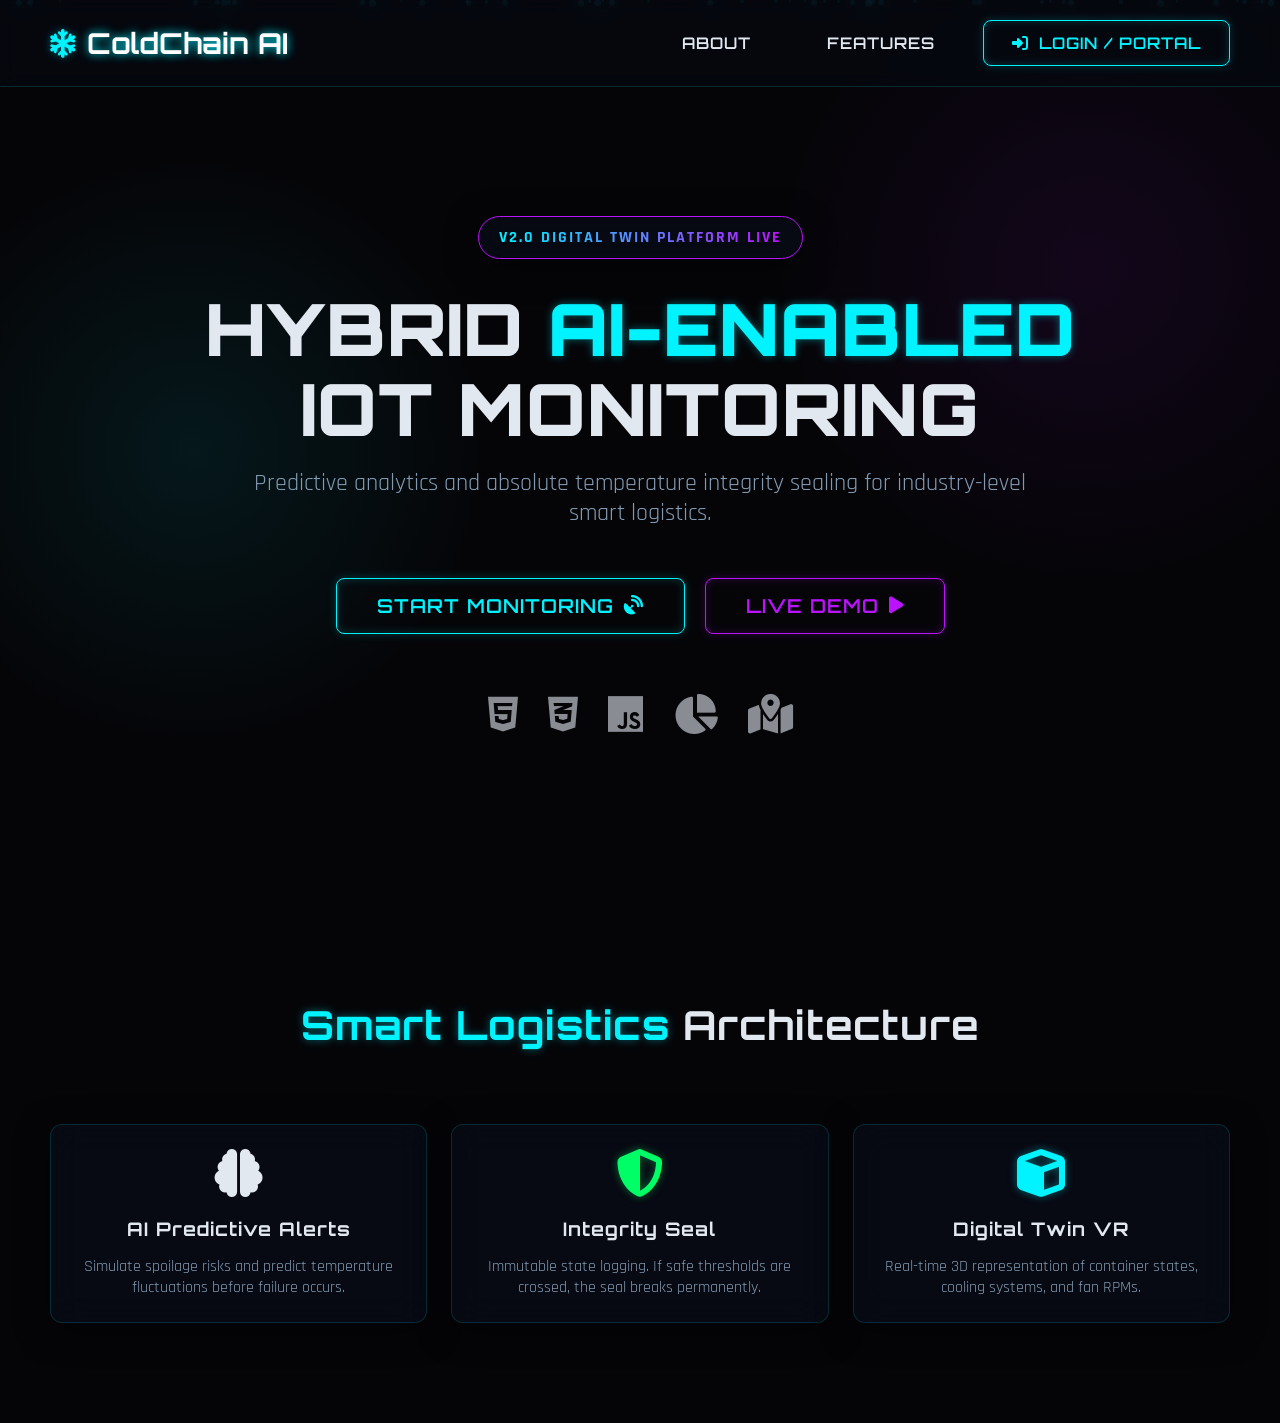
<file: index.html>
<!DOCTYPE html>
<html lang="en">
<head>
  <meta charset="UTF-8">
  <meta name="viewport" content="width=device-width, initial-scale=1.0">
  <title>ColdChain AI - Smart IoT Platform</title>
  <link rel="stylesheet" href="styles/main.css">
  <!-- Font Awesome -->
  <link rel="stylesheet" href="https://cdnjs.cloudflare.com/ajax/libs/font-awesome/6.4.0/css/all.min.css">
  
  <style>
    /* Specific Landing Page Styles */
    .landing-nav {
      position: fixed;
      top: 0; width: 100%;
      background: rgba(5, 8, 15, 0.8);
      backdrop-filter: blur(10px);
      z-index: 100;
      display: flex;
      justify-content: space-between;
      align-items: center;
      padding: 20px 50px;
      border-bottom: 1px solid var(--glass-border);
    }
    
    .hero-section {
      min-height: 100vh;
      display: flex;
      flex-direction: column;
      justify-content: center;
      align-items: center;
      text-align: center;
      padding: 100px 20px 50px;
      position: relative;
    }

    .hero-title {
      font-size: 4.5rem;
      font-weight: 900;
      margin-bottom: 20px;
      line-height: 1.1;
      text-transform: uppercase;
      animation: float 6s ease-in-out infinite;
    }

    .hero-subtitle {
      font-size: 1.5rem;
      color: var(--text-muted);
      max-width: 800px;
      margin-bottom: 50px;
    }

    .particles {
      position: absolute;
      top: 0; left: 0; width: 100%; height: 100%;
      z-index: -1;
      overflow: hidden;
    }

    .particle {
      position: absolute;
      background: var(--neon-blue);
      border-radius: 50%;
      opacity: 0.5;
      animation: rise linear infinite;
    }

    @keyframes float {
      0% { transform: translateY(0px); text-shadow: 0 0 20px rgba(0,243,255,0.3); }
      50% { transform: translateY(-10px); text-shadow: 0 0 40px rgba(0,243,255,0.6); }
      100% { transform: translateY(0px); text-shadow: 0 0 20px rgba(0,243,255,0.3); }
    }

    @keyframes rise {
      0% { bottom: -10px; transform: translateX(0); opacity: 0; }
      50% { opacity: 0.8; }
      100% { bottom: 100%; transform: translateX(-20px); opacity: 0; }
    }
    
    .tech-stack {
      display: flex;
      gap: 30px;
      margin-top: 60px;
      justify-content: center;
      opacity: 0.6;
    }
    .tech-stack i { font-size: 2.5rem; }
  </style>
</head>
<body>

  <nav class="landing-nav">
    <div class="brand" style="margin:0; padding:0; border:none;">
      <i class="fa-solid fa-snowflake text-neon-blue"></i>
      <span>ColdChain AI</span>
    </div>
    <div style="display: flex; gap: 20px;">
      <a href="#about" class="btn">About</a>
      <a href="#features" class="btn">Features</a>
      <a href="login.html" class="btn btn-neon"><i class="fa-solid fa-right-to-bracket"></i> Login / Portal</a>
    </div>
  </nav>

  <div class="particles" id="particles"></div>

  <section class="hero-section">
    <div class="glass-panel" style="padding: 10px 20px; border-radius: 30px; margin-bottom: 30px; border-color: var(--neon-purple);">
      <span class="text-gradient" style="font-weight: bold; letter-spacing: 2px;">V2.0 DIGITAL TWIN PLATFORM LIVE</span>
    </div>
    
    <h1 class="hero-title">Hybrid <span class="text-neon-blue">AI-Enabled</span><br>IoT Monitoring</h1>
    <p class="hero-subtitle">Predictive analytics and absolute temperature integrity sealing for industry-level smart logistics.</p>
    
    <div style="display: flex; gap: 20px;">
      <a href="login.html" class="btn btn-neon" style="padding: 15px 40px; font-size: 1.2rem;">
        START MONITORING <i class="fa-solid fa-satellite-dish"></i>
      </a>
      <a href="manufacturer.html" class="btn btn-purple" style="padding: 15px 40px; font-size: 1.2rem;">
        LIVE DEMO <i class="fa-solid fa-play"></i>
      </a>
    </div>

    <div class="tech-stack">
      <i class="fa-brands fa-html5" title="HTML5"></i>
      <i class="fa-brands fa-css3-alt" title="CSS3"></i>
      <i class="fa-brands fa-js" title="JavaScript"></i>
      <i class="fa-solid fa-chart-pie" title="Chart.js"></i>
      <i class="fa-solid fa-map-location-dot" title="Leaflet.js"></i>
    </div>
  </section>

  <section id="features" class="grid-container" style="padding: 100px 50px;">
    <div class="col-12" style="text-align: center; margin-bottom: 50px;">
      <h2 style="font-size: 2.5rem;"><span class="text-neon-blue">Smart Logistics</span> Architecture</h2>
    </div>
    
    <div class="col-4 glass-panel" style="text-align: center;">
      <i class="fa-solid fa-brain text-neon-purple" style="font-size: 3rem; margin-bottom: 20px;"></i>
      <h3>AI Predictive Alerts</h3>
      <p style="color: var(--text-muted); margin-top: 15px;">Simulate spoilage risks and predict temperature fluctuations before failure occurs.</p>
    </div>
    
    <div class="col-4 glass-panel" style="text-align: center;">
      <i class="fa-solid fa-shield-halved text-neon-green" style="font-size: 3rem; margin-bottom: 20px;"></i>
      <h3>Integrity Seal</h3>
      <p style="color: var(--text-muted); margin-top: 15px;">Immutable state logging. If safe thresholds are crossed, the seal breaks permanently.</p>
    </div>

    <div class="col-4 glass-panel" style="text-align: center;">
      <i class="fa-solid fa-cube text-neon-blue" style="font-size: 3rem; margin-bottom: 20px;"></i>
      <h3>Digital Twin VR</h3>
      <p style="color: var(--text-muted); margin-top: 15px;">Real-time 3D representation of container states, cooling systems, and fan RPMs.</p>
    </div>
  </section>

  <script>
    // Particle Generator
    const container = document.getElementById('particles');
    for(let i=0; i<50; i++) {
      let particle = document.createElement('div');
      particle.className = 'particle';
      
      let size = Math.random() * 5 + 2;
      particle.style.width = size + 'px';
      particle.style.height = size + 'px';
      
      particle.style.left = Math.random() * 100 + '%';
      particle.style.animationDuration = (Math.random() * 10 + 5) + 's';
      particle.style.animationDelay = (Math.random() * 5) + 's';
      
      container.appendChild(particle);
    }
  </script>
</body>
</html>
</file>
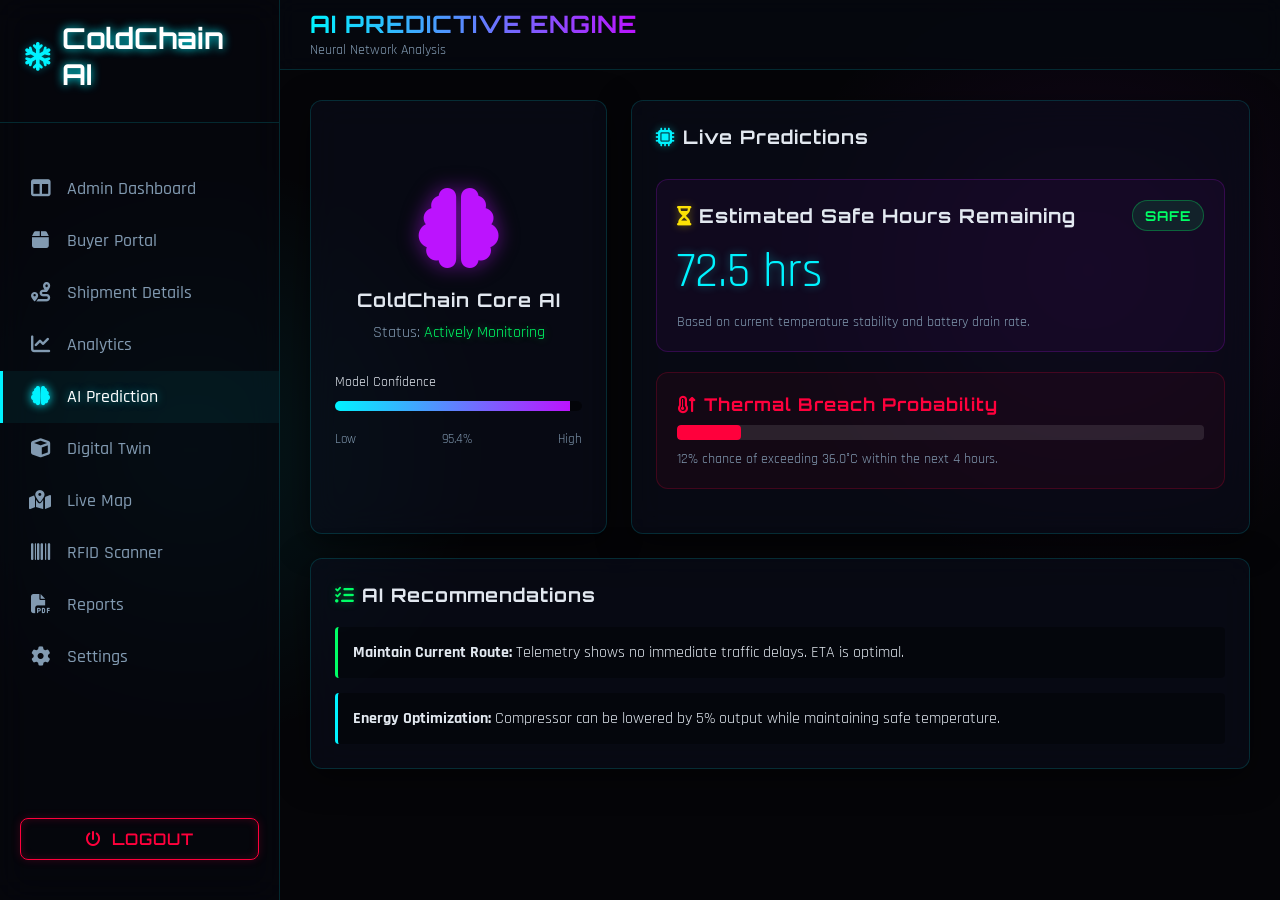
<file: ai.html>
<!DOCTYPE html>
<html lang="en">
<head>
  <meta charset="UTF-8">
  <meta name="viewport" content="width=device-width, initial-scale=1.0">
  <title>AI Intelligence - ColdChain AI</title>
  <link rel="stylesheet" href="styles/main.css">
  <link rel="stylesheet" href="https://cdnjs.cloudflare.com/ajax/libs/font-awesome/6.4.0/css/all.min.css">
  <style>
    .ai-brain {
      font-size: 5rem;
      color: var(--neon-purple);
      animation: pulseBrain 2s infinite alternate;
      text-shadow: 0 0 20px rgba(188, 19, 254, 0.5);
      margin-bottom: 20px;
    }
    
    @keyframes pulseBrain {
      0% { transform: scale(1); filter: brightness(1); }
      100% { transform: scale(1.05); filter: brightness(1.5); text-shadow: 0 0 40px rgba(188, 19, 254, 0.8); }
    }

    .prediction-card {
      background: rgba(188, 19, 254, 0.05);
      border: 1px solid rgba(188, 19, 254, 0.2);
      border-radius: 12px;
      padding: 20px;
      margin-bottom: 20px;
    }

    .confidence-meter {
      height: 10px;
      background: rgba(0,0,0,0.5);
      border-radius: 5px;
      margin-top: 10px;
      overflow: hidden;
    }
    .confidence-fill {
      height: 100%;
      background: linear-gradient(90deg, var(--neon-blue), var(--neon-purple));
      width: 95%;
    }
  </style>
</head>
<body class="dashboard-layout">

  <aside class="sidebar" id="sidebar"></aside>

  <main class="main-content">
    <nav class="top-nav">
      <div>
        <h2 class="text-gradient">AI PREDICTIVE ENGINE</h2>
        <span style="color: var(--text-muted); font-size: 0.9rem;">Neural Network Analysis</span>
      </div>
    </nav>

    <div class="grid-container">
      
      <!-- AI Assistant visual -->
      <div class="col-4 glass-panel" style="text-align: center; display: flex; flex-direction: column; justify-content: center; align-items: center;">
        <i class="fa-solid fa-brain ai-brain"></i>
        <h3 class="text-neon-purple mb-1">ColdChain Core AI</h3>
        <p style="color: var(--text-muted);">Status: <span class="text-neon-green">Actively Monitoring</span></p>
        
        <div style="width: 100%; text-align: left; margin-top: 30px;">
          <p class="mb-1" style="font-size: 0.9rem;">Model Confidence</p>
          <div class="confidence-meter mb-2">
            <div class="confidence-fill"></div>
          </div>
          <div class="flex-between" style="font-size: 0.8rem; color: var(--text-muted);">
            <span>Low</span>
            <span class="text-neon-purple">95.4%</span>
            <span>High</span>
          </div>
        </div>
      </div>

      <!-- Spoilage & Risk -->
      <div class="col-8 glass-panel">
        <h3 class="mb-3"><i class="fa-solid fa-microchip text-neon-blue"></i> Live Predictions</h3>

        <div class="prediction-card">
          <div class="flex-between">
            <h4 style="font-size: 1.2rem;"><i class="fa-solid fa-hourglass-half text-neon-yellow"></i> Estimated Safe Hours Remaining</h4>
            <span class="badge badge-safe" id="risk-badge">SAFE</span>
          </div>
          <div class="data text-neon-blue" style="font-size: 3rem; margin: 10px 0;" id="safe-hours">72.5 hrs</div>
          <p style="color: var(--text-muted); font-size: 0.9rem;">Based on current temperature stability and battery drain rate.</p>
        </div>

        <div class="prediction-card" style="border-color: rgba(255,0,60,0.2); background: rgba(255,0,60,0.05);">
          <h4 style="font-size: 1.1rem; color: var(--neon-red);"><i class="fa-solid fa-temperature-arrow-up"></i> Thermal Breach Probability</h4>
          <div class="progress-container mb-1" style="height: 15px;">
            <div class="progress-bar" id="breach-prob" style="width: 12%; background: var(--neon-red);"></div>
          </div>
          <p style="color: var(--text-muted); font-size: 0.9rem;">12% chance of exceeding 36.0°C within the next 4 hours.</p>
        </div>
      </div>

      <!-- Recommendations -->
      <div class="col-12 glass-panel">
        <h3 class="mb-2"><i class="fa-solid fa-list-check text-neon-green"></i> AI Recommendations</h3>
        
        <div style="display: flex; flex-direction: column; gap: 15px;">
          <div style="background: rgba(0,0,0,0.3); padding: 15px; border-left: 3px solid var(--neon-green); border-radius: 4px;">
            <strong>Maintain Current Route:</strong> Telemetry shows no immediate traffic delays. ETA is optimal.
          </div>
          <div style="background: rgba(0,0,0,0.3); padding: 15px; border-left: 3px solid var(--neon-blue); border-radius: 4px;">
            <strong>Energy Optimization:</strong> Compressor can be lowered by 5% output while maintaining safe temperature.
          </div>
          <div id="dynamic-rec" style="background: rgba(0,0,0,0.3); padding: 15px; border-left: 3px solid var(--neon-yellow); border-radius: 4px; display: none;">
            <strong class="text-neon-yellow">Action Required:</strong> Temperature rising fast. Pre-emptively engage auxiliary cooling.
          </div>
        </div>
      </div>

    </div>
  </main>

  <script src="scripts/api.js"></script>
  <script>
    document.addEventListener('DOMContentLoaded', () => {
      initSidebar('ai');

      let hours = 72.5;

      startDataStream((data) => {
        const riskBadge = document.getElementById('risk-badge');
        const probBar = document.getElementById('breach-prob');
        const dynRec = document.getElementById('dynamic-rec');
        const safeHours = document.getElementById('safe-hours');

        if (data.status === 'FAILED') {
          riskBadge.className = 'badge badge-critical';
          riskBadge.innerText = 'CRITICAL FAILURE';
          probBar.style.width = '100%';
          dynRec.style.display = 'block';
          dynRec.innerHTML = '<strong class="text-neon-red">EMERGENCY:</strong> Integrity seal broken. Cargo compromised.';
          dynRec.style.borderLeftColor = 'var(--neon-red)';
          safeHours.innerText = '0.0 hrs';
          safeHours.className = 'data text-neon-red';
        } else if (data.aiWarning) {
          riskBadge.className = 'badge badge-warning';
          riskBadge.innerText = 'WARNING';
          probBar.style.width = '65%';
          dynRec.style.display = 'block';
          dynRec.innerHTML = '<strong class="text-neon-yellow">Action Required:</strong> Temperature rising fast. Pre-emptively engaging auxiliary cooling.';
          dynRec.style.borderLeftColor = 'var(--neon-yellow)';
          
          hours -= 0.5;
          safeHours.innerText = hours.toFixed(1) + ' hrs';
          safeHours.className = 'data text-neon-yellow';
        } else {
          riskBadge.className = 'badge badge-safe';
          riskBadge.innerText = 'SAFE';
          probBar.style.width = '12%';
          dynRec.style.display = 'none';
          safeHours.className = 'data text-neon-blue';
        }
      });
    });
  </script>
</body>
</html>
</file>
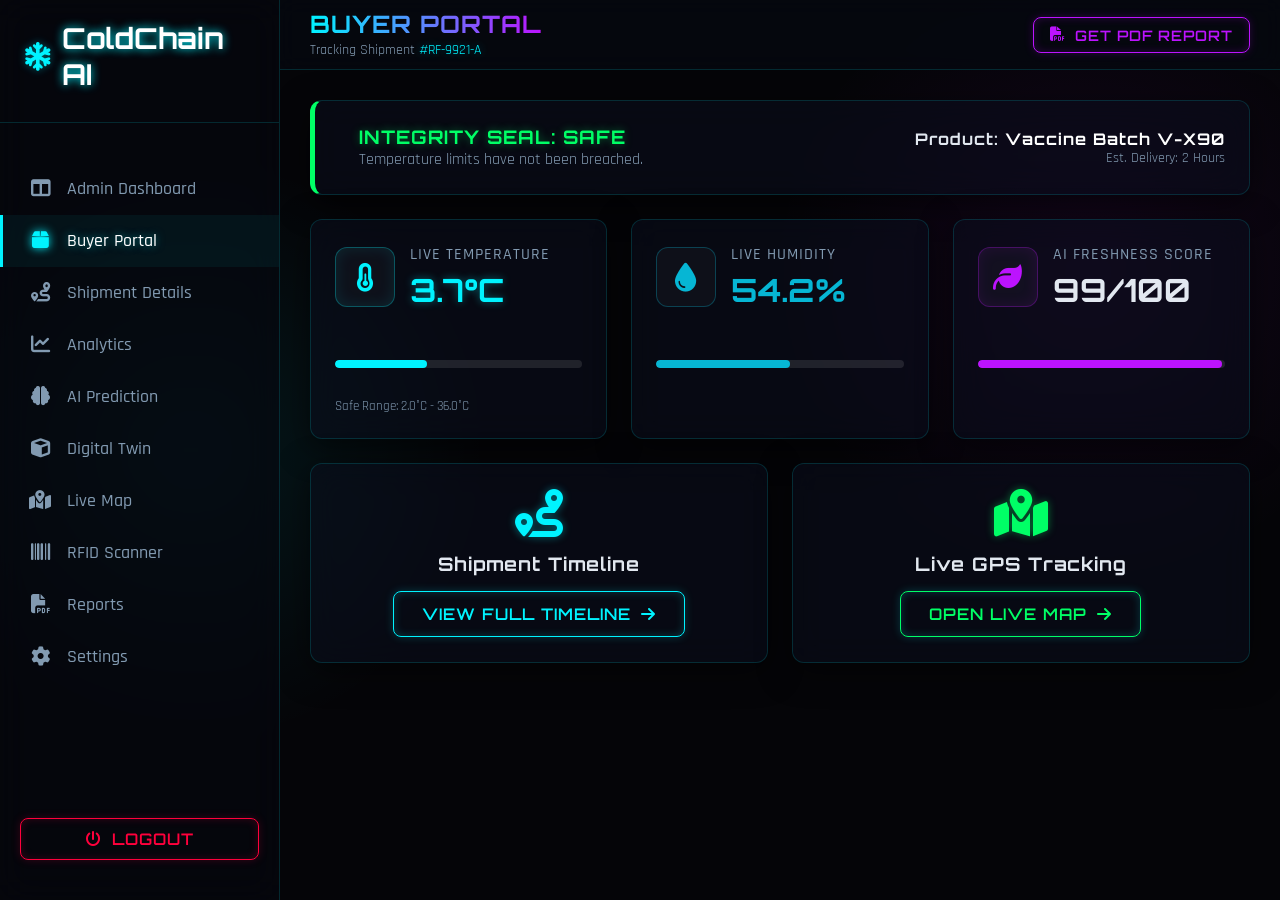
<file: buyer.html>
<!DOCTYPE html>
<html lang="en">
<head>
  <meta charset="UTF-8">
  <meta name="viewport" content="width=device-width, initial-scale=1.0">
  <title>Buyer Portal - ColdChain AI</title>
  <link rel="stylesheet" href="styles/main.css">
  <link rel="stylesheet" href="https://cdnjs.cloudflare.com/ajax/libs/font-awesome/6.4.0/css/all.min.css">
</head>
<body class="dashboard-layout">

  <aside class="sidebar" id="sidebar"></aside>

  <main class="main-content">
    <nav class="top-nav">
      <div>
        <h2 class="text-gradient">BUYER PORTAL</h2>
        <span style="color: var(--text-muted); font-size: 0.9rem;">Tracking Shipment <span class="text-neon-blue">#RF-9921-A</span></span>
      </div>
      <div style="display: flex; gap: 15px;">
        <a href="reports.html" class="btn btn-purple" style="padding: 8px 16px; font-size: 0.9rem;">
          <i class="fa-solid fa-file-pdf"></i> Get PDF Report
        </a>
      </div>
    </nav>

    <div class="grid-container">
      
      <!-- Live Status Banner -->
      <div class="col-12 glass-panel" id="integrity-banner" style="display: flex; justify-content: space-between; align-items: center; border-left: 5px solid var(--neon-green);">
        <div style="display: flex; gap: 20px; align-items: center;">
          <i class="fa-solid fa-shield-check text-neon-green" id="integrity-icon" style="font-size: 2.5rem;"></i>
          <div>
            <h3 id="integrity-title" class="text-neon-green">INTEGRITY SEAL: SAFE</h3>
            <p style="color: var(--text-muted);">Temperature limits have not been breached.</p>
          </div>
        </div>
        <div style="text-align: right;">
          <h4>Product: <span style="color:#fff;">Vaccine Batch V-X90</span></h4>
          <p style="color: var(--text-muted); font-size:0.9rem;">Est. Delivery: 2 Hours</p>
        </div>
      </div>

      <!-- AI Warning Banner (Hidden by default) -->
      <div class="col-12 glass-panel alert-critical" id="ai-banner" style="display: none; background: rgba(255,0,60,0.1);">
        <h3 class="text-neon-red"><i class="fa-solid fa-brain"></i> AI WARNING: RAPID TEMPERATURE RISE DETECTED</h3>
        <p style="margin-top: 5px;">Cooling system auto-engaged. Predicting potential spoilage if rate of change is not stabilized.</p>
      </div>

      <!-- Live Stats -->
      <div class="col-4 glass-panel value-card" style="flex-direction: column; align-items: flex-start;">
        <div style="display: flex; align-items: center; gap: 15px; margin-bottom: 20px;">
          <div class="value-icon blue"><i class="fa-solid fa-temperature-half"></i></div>
          <div class="value-info">
            <h4>Live Temperature</h4>
            <div class="data text-neon-blue"><span id="live-temp">--</span>°C</div>
          </div>
        </div>
        <div class="progress-container">
          <div id="temp-bar" class="progress-bar" style="width: 50%; background: var(--neon-blue);"></div>
        </div>
        <p style="font-size: 0.8rem; color: var(--text-muted); margin-top: 10px;">Safe Range: 2.0°C - 36.0°C</p>
      </div>

      <div class="col-4 glass-panel value-card" style="flex-direction: column; align-items: flex-start;">
        <div style="display: flex; align-items: center; gap: 15px; margin-bottom: 20px;">
          <div class="value-icon" style="color: #06b6d4; border-color: rgba(6,182,212,0.3);"><i class="fa-solid fa-droplet"></i></div>
          <div class="value-info">
            <h4>Live Humidity</h4>
            <div class="data" style="color:#06b6d4;"><span id="live-hum">--</span>%</div>
          </div>
        </div>
        <div class="progress-container">
          <div id="hum-bar" class="progress-bar" style="width: 50%; background: #06b6d4;"></div>
        </div>
      </div>

      <div class="col-4 glass-panel value-card" style="flex-direction: column; align-items: flex-start;">
        <div style="display: flex; align-items: center; gap: 15px; margin-bottom: 20px;">
          <div class="value-icon purple"><i class="fa-solid fa-leaf"></i></div>
          <div class="value-info">
            <h4>AI Freshness Score</h4>
            <div class="data text-neon-purple"><span id="fresh-score">99</span>/100</div>
          </div>
        </div>
        <div class="progress-container">
          <div id="fresh-bar" class="progress-bar" style="width: 99%; background: var(--neon-purple);"></div>
        </div>
      </div>

      <!-- Quick Navs to deeper pages -->
      <div class="col-6 glass-panel" style="display: flex; flex-direction: column; justify-content: center; align-items: center; min-height: 200px;">
        <i class="fa-solid fa-route text-neon-blue" style="font-size: 3rem; margin-bottom: 15px;"></i>
        <h3 style="margin-bottom: 15px;">Shipment Timeline</h3>
        <a href="shipment.html" class="btn btn-neon">View Full Timeline <i class="fa-solid fa-arrow-right"></i></a>
      </div>

      <div class="col-6 glass-panel" style="display: flex; flex-direction: column; justify-content: center; align-items: center; min-height: 200px;">
        <i class="fa-solid fa-map-location-dot text-neon-green" style="font-size: 3rem; margin-bottom: 15px;"></i>
        <h3 style="margin-bottom: 15px;">Live GPS Tracking</h3>
        <a href="map.html" class="btn btn-neon" style="color: var(--neon-green); border-color: var(--neon-green);">Open Live Map <i class="fa-solid fa-arrow-right"></i></a>
      </div>

    </div>
  </main>

  <script src="scripts/api.js"></script>
  <script>
    document.addEventListener('DOMContentLoaded', () => {
      initSidebar('buyer');

      const integrityBanner = document.getElementById('integrity-banner');
      const integrityTitle = document.getElementById('integrity-title');
      const integrityIcon = document.getElementById('integrity-icon');
      const aiBanner = document.getElementById('ai-banner');
      let freshness = 99;

      startDataStream((data) => {
        document.getElementById('live-temp').innerText = data.temp;
        document.getElementById('live-hum').innerText = data.humidity;
        
        // Progress bars
        let tempPct = ((data.temp - 0) / 10) * 100; 
        document.getElementById('temp-bar').style.width = Math.min(Math.max(tempPct, 0), 100) + '%';
        document.getElementById('hum-bar').style.width = data.humidity + '%';

        // Update Integrity Seal
        if (data.status === 'FAILED') {
          integrityBanner.style.borderColor = 'var(--neon-red)';
          integrityBanner.classList.add('alert-critical');
          integrityTitle.innerText = 'INTEGRITY SEAL: BROKEN';
          integrityTitle.className = 'text-neon-red';
          integrityIcon.className = 'fa-solid fa-shield-virus text-neon-red';
        }

        // Update AI Warning
        if (data.aiWarning && data.status !== 'FAILED') {
          aiBanner.style.display = 'block';
          freshness -= 0.5; // Simulate freshness dropping fast if warning
        } else {
          aiBanner.style.display = 'none';
        }

        // Simulate normal freshness drop over time
        freshness = Math.max(0, freshness - 0.05);
        document.getElementById('fresh-score').innerText = Math.round(freshness);
        document.getElementById('fresh-bar').style.width = freshness + '%';
      });
    });
  </script>
</body>
</html>
</file>
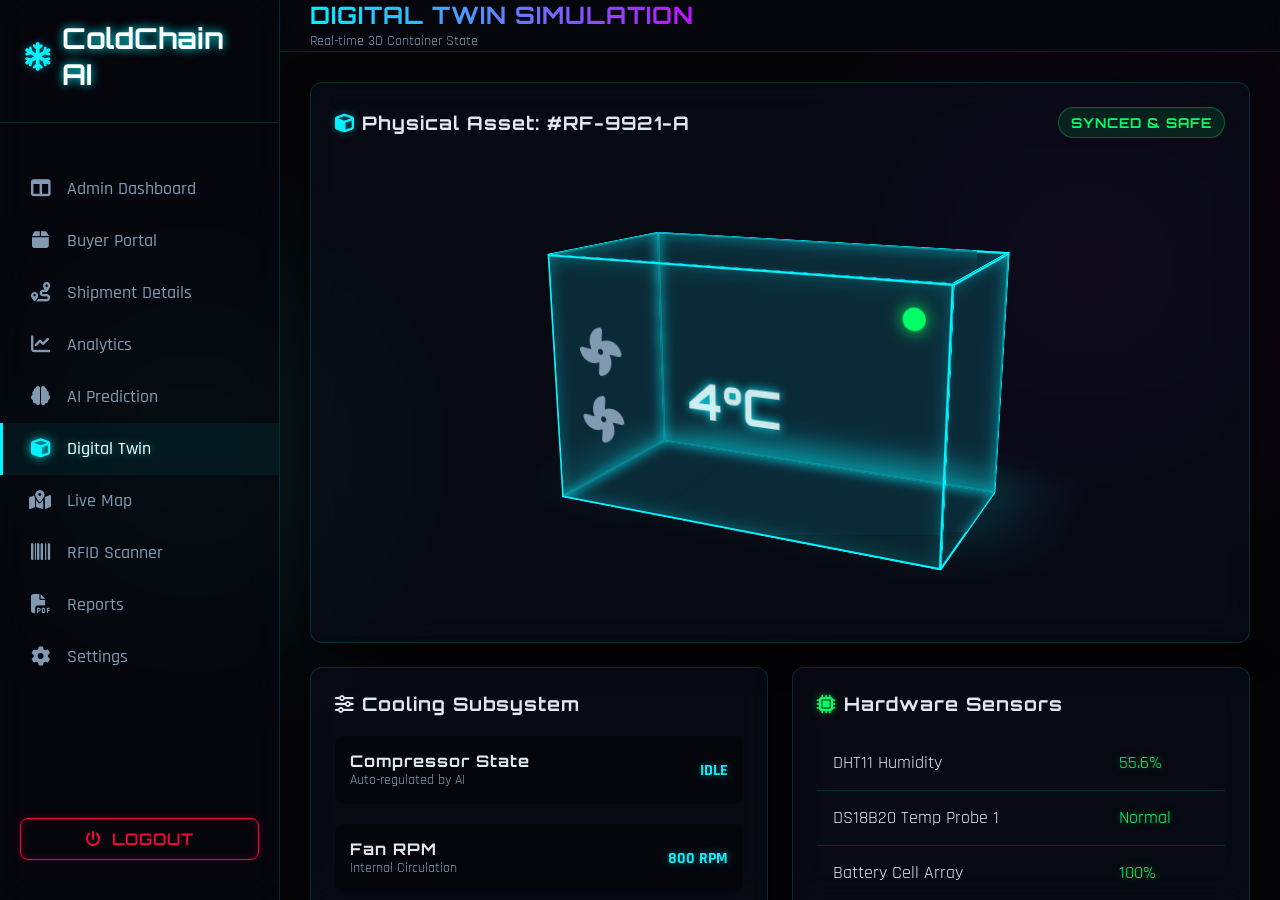
<file: digital-twin.html>
<!DOCTYPE html>
<html lang="en">
<head>
  <meta charset="UTF-8">
  <meta name="viewport" content="width=device-width, initial-scale=1.0">
  <title>Digital Twin - ColdChain AI</title>
  <link rel="stylesheet" href="styles/main.css">
  <link rel="stylesheet" href="https://cdnjs.cloudflare.com/ajax/libs/font-awesome/6.4.0/css/all.min.css">
  <style>
    /* 3D Container Simulation */
    .scene {
      width: 100%;
      height: 400px;
      perspective: 1000px;
      display: flex;
      justify-content: center;
      align-items: center;
      margin: 40px 0;
    }

    .container-3d {
      width: 400px;
      height: 250px;
      position: relative;
      transform-style: preserve-3d;
      transform: rotateX(-15deg) rotateY(-25deg);
      transition: transform 1s ease;
    }

    .container-3d:hover {
      transform: rotateX(-5deg) rotateY(-15deg);
    }

    .face {
      position: absolute;
      border: 2px solid var(--neon-blue);
      background: rgba(0, 243, 255, 0.05);
      backdrop-filter: blur(5px);
      display: flex;
      align-items: center;
      justify-content: center;
      box-shadow: inset 0 0 20px rgba(0, 243, 255, 0.2);
    }

    .front  { width: 400px; height: 250px; transform: translateZ(100px); }
    .back   { width: 400px; height: 250px; transform: rotateY(180deg) translateZ(100px); }
    .right  { width: 200px; height: 250px; transform: rotateY(90deg) translateZ(300px); }
    .left   { width: 200px; height: 250px; transform: rotateY(-90deg) translateZ(100px); border-right: none;}
    .top    { width: 400px; height: 200px; transform: rotateX(90deg) translateZ(100px); }
    .bottom { width: 400px; height: 200px; transform: rotateX(-90deg) translateZ(150px); box-shadow: 0 50px 100px rgba(0, 243, 255, 0.3); }

    /* Internal Elements */
    .fan {
      font-size: 3rem;
      color: var(--text-muted);
      animation: spin 2s linear infinite;
    }

    .fan.active {
      color: var(--neon-blue);
      animation: spin 0.2s linear infinite;
      text-shadow: 0 0 10px var(--neon-blue);
    }

    @keyframes spin { 100% { transform: rotate(360deg); } }

    .status-light {
      width: 20px;
      height: 20px;
      border-radius: 50%;
      background: var(--neon-green);
      box-shadow: 0 0 15px var(--neon-green);
      position: absolute;
      top: 20px;
      right: 20px;
    }

    .status-light.alert {
      background: var(--neon-red);
      box-shadow: 0 0 20px var(--neon-red);
      animation: blink 0.5s infinite alternate;
    }

    @keyframes blink {
      0% { opacity: 0.5; }
      100% { opacity: 1; }
    }

    /* Cooling particles inside container */
    .cool-particle {
      position: absolute;
      width: 5px; height: 5px;
      background: var(--neon-blue);
      border-radius: 50%;
      opacity: 0;
    }

    @keyframes freeze {
      0% { transform: translateY(-50px); opacity: 0; }
      50% { opacity: 0.8; }
      100% { transform: translateY(50px); opacity: 0; }
    }
  </style>
</head>
<body class="dashboard-layout">

  <aside class="sidebar" id="sidebar"></aside>

  <main class="main-content">
    <nav class="top-nav">
      <div>
        <h2 class="text-gradient">DIGITAL TWIN SIMULATION</h2>
        <span style="color: var(--text-muted); font-size: 0.9rem;">Real-time 3D Container State</span>
      </div>
    </nav>

    <div class="grid-container">
      
      <div class="col-12 glass-panel" style="overflow: visible;">
        
        <div class="flex-between">
          <h3><i class="fa-solid fa-cube text-neon-blue"></i> Physical Asset: #RF-9921-A</h3>
          <span class="badge badge-safe" id="twin-status">SYNCED & SAFE</span>
        </div>

        <!-- 3D Scene -->
        <div class="scene">
          <div class="container-3d" id="cube">
            <div class="face front">
              <!-- Internal view simulation -->
              <div style="position: absolute; left: 30px; display: flex; flex-direction: column; gap: 20px;">
                <i class="fa-solid fa-fan fan" id="fan1"></i>
                <i class="fa-solid fa-fan fan" id="fan2"></i>
              </div>
              <div class="status-light" id="internal-light"></div>
              <div style="font-size: 3rem; font-family: var(--font-display); font-weight: bold; color: rgba(255,255,255,0.8); text-shadow: 0 0 10px var(--neon-blue);" id="twin-temp">--°C</div>
              
              <!-- Freeze Particles -->
              <div class="cool-particle" style="left: 40%; animation: freeze 2s infinite 0.1s;"></div>
              <div class="cool-particle" style="left: 60%; animation: freeze 2.5s infinite 0.5s;"></div>
              <div class="cool-particle" style="left: 80%; animation: freeze 1.8s infinite 0.3s;"></div>
            </div>
            <div class="face back"></div>
            <div class="face right" style="display:flex; align-items:center; justify-content:center;">
               <div style="transform: rotateY(-90deg); font-family: var(--font-display); font-size: 1.5rem; letter-spacing: 5px; color: var(--neon-blue); opacity:0.5;">COLDCHAIN</div>
            </div>
            <div class="face left"></div>
            <div class="face top"></div>
            <div class="face bottom"></div>
          </div>
        </div>

      </div>

      <!-- Controls & Telemetry -->
      <div class="col-6 glass-panel">
        <h3 class="mb-2"><i class="fa-solid fa-sliders text-neon-purple"></i> Cooling Subsystem</h3>
        
        <div class="flex-between mb-2" style="background: rgba(0,0,0,0.3); padding: 15px; border-radius: 8px;">
          <div>
            <h4>Compressor State</h4>
            <p style="color: var(--text-muted); font-size: 0.9rem;">Auto-regulated by AI</p>
          </div>
          <strong id="compressor-state" class="text-neon-blue">IDLE</strong>
        </div>

        <div class="flex-between" style="background: rgba(0,0,0,0.3); padding: 15px; border-radius: 8px;">
          <div>
            <h4>Fan RPM</h4>
            <p style="color: var(--text-muted); font-size: 0.9rem;">Internal Circulation</p>
          </div>
          <strong id="fan-rpm" class="text-neon-blue">800 RPM</strong>
        </div>
      </div>

      <div class="col-6 glass-panel">
        <h3 class="mb-2"><i class="fa-solid fa-microchip text-neon-green"></i> Hardware Sensors</h3>
        
        <table class="data-table">
          <tbody>
            <tr>
              <td>DHT11 Humidity</td>
              <td id="twin-hum" class="text-neon-green">--%</td>
            </tr>
            <tr>
              <td>DS18B20 Temp Probe 1</td>
              <td class="text-neon-green">Normal</td>
            </tr>
            <tr>
              <td>Battery Cell Array</td>
              <td id="twin-batt" class="text-neon-green">100%</td>
            </tr>
          </tbody>
        </table>
      </div>

    </div>
  </main>

  <script src="scripts/api.js"></script>
  <script>
    document.addEventListener('DOMContentLoaded', () => {
      initSidebar('digital-twin');

      const tempDisplay = document.getElementById('twin-temp');
      const humDisplay = document.getElementById('twin-hum');
      const battDisplay = document.getElementById('twin-batt');
      const statusBadge = document.getElementById('twin-status');
      const internalLight = document.getElementById('internal-light');
      const fan1 = document.getElementById('fan1');
      const fan2 = document.getElementById('fan2');
      const compState = document.getElementById('compressor-state');
      const fanRpm = document.getElementById('fan-rpm');
      const cube = document.getElementById('cube');

      startDataStream((data) => {
        tempDisplay.innerText = data.temp + '°C';
        humDisplay.innerText = data.humidity + '%';
        battDisplay.innerText = data.battery + '%';

        if(data.status === 'FAILED') {
          statusBadge.className = 'badge badge-critical';
          statusBadge.innerText = 'SEAL BROKEN - CRITICAL';
          internalLight.className = 'status-light alert';
          cube.style.borderColor = 'var(--neon-red)';
          // Force fans max
          fan1.classList.add('active');
          fan2.classList.add('active');
          compState.innerText = 'OVERDRIVE';
          compState.className = 'text-neon-red';
          fanRpm.innerText = '3200 RPM';
          fanRpm.className = 'text-neon-red';
          tempDisplay.style.color = 'var(--neon-red)';
          tempDisplay.style.textShadow = '0 0 10px var(--neon-red)';
        } else if (data.cooling) {
          fan1.classList.add('active');
          fan2.classList.add('active');
          compState.innerText = 'ACTIVE (COOLING)';
          fanRpm.innerText = '2400 RPM';
        } else {
          fan1.classList.remove('active');
          fan2.classList.remove('active');
          compState.innerText = 'IDLE';
          compState.className = 'text-neon-blue';
          fanRpm.innerText = '800 RPM';
          fanRpm.className = 'text-neon-blue';
          internalLight.className = 'status-light';
          tempDisplay.style.color = 'rgba(255,255,255,0.8)';
          tempDisplay.style.textShadow = '0 0 10px var(--neon-blue)';
        }
      });
    });
  </script>
</body>
</html>
</file>
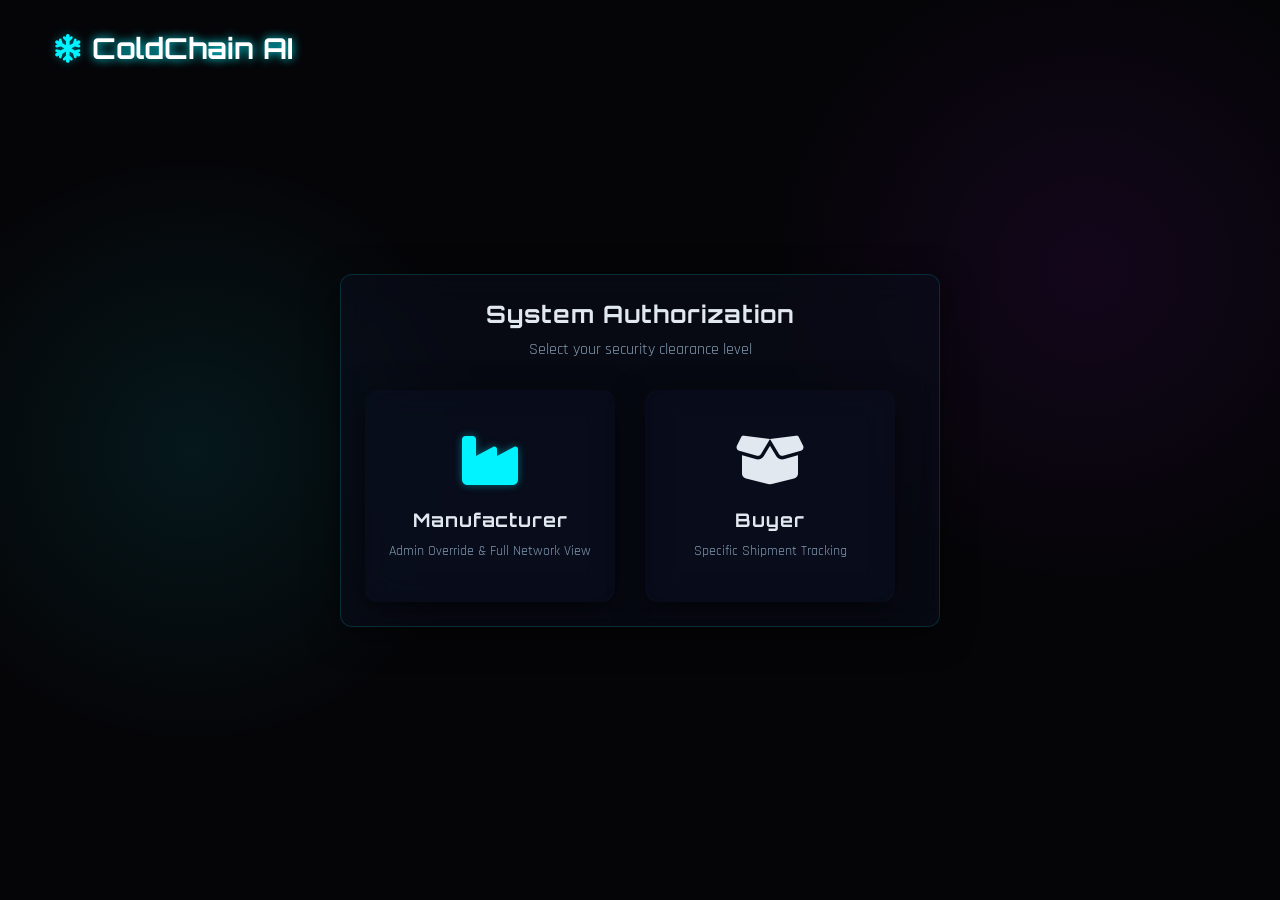
<file: login.html>
<!DOCTYPE html>
<html lang="en">
<head>
  <meta charset="UTF-8">
  <meta name="viewport" content="width=device-width, initial-scale=1.0">
  <title>Login - ColdChain AI</title>
  <link rel="stylesheet" href="styles/main.css">
  <link rel="stylesheet" href="https://cdnjs.cloudflare.com/ajax/libs/font-awesome/6.4.0/css/all.min.css">
  <style>
    .login-container {
      height: 100vh;
      display: flex;
      align-items: center;
      justify-content: center;
      position: relative;
    }
    
    .role-cards {
      display: flex;
      gap: 30px;
      margin-top: 30px;
    }

    .role-card {
      width: 250px;
      padding: 40px 20px;
      text-align: center;
      cursor: pointer;
      border: 2px solid transparent;
      transition: all 0.3s ease;
    }

    .role-card:hover {
      border-color: var(--neon-blue);
      transform: translateY(-10px);
    }

    .role-card.active {
      border-color: var(--neon-blue);
      box-shadow: inset 0 0 20px rgba(0,243,255,0.2), 0 0 20px rgba(0,243,255,0.2);
    }

    .role-card i {
      font-size: 3.5rem;
      margin-bottom: 20px;
      transition: all 0.3s ease;
    }
    .role-card:hover i { transform: scale(1.1); }

    .login-form {
      display: none;
      animation: fadeIn 0.5s ease;
      margin-top: 30px;
    }
    .login-form.active { display: block; }

    @keyframes fadeIn {
      from { opacity: 0; transform: translateY(10px); }
      to { opacity: 1; transform: translateY(0); }
    }
  </style>
</head>
<body>
  
  <a href="index.html" class="brand" style="position: absolute; top: 30px; left: 30px; border:none;">
    <i class="fa-solid fa-snowflake text-neon-blue"></i> ColdChain AI
  </a>

  <div class="login-container">
    <div class="glass-panel" style="max-width: 600px; width: 100%; text-align: center;">
      <h2>System Authorization</h2>
      <p style="color: var(--text-muted); margin-top: 10px;">Select your security clearance level</p>

      <div class="role-cards" id="roleSelection">
        <div class="glass-panel role-card" onclick="selectRole('manufacturer')">
          <i class="fa-solid fa-industry text-neon-blue"></i>
          <h3>Manufacturer</h3>
          <p style="font-size: 0.9rem; color: var(--text-muted); margin-top: 10px;">Admin Override & Full Network View</p>
        </div>
        
        <div class="glass-panel role-card" onclick="selectRole('buyer')">
          <i class="fa-solid fa-box-open text-neon-purple"></i>
          <h3>Buyer</h3>
          <p style="font-size: 0.9rem; color: var(--text-muted); margin-top: 10px;">Specific Shipment Tracking</p>
        </div>
      </div>

      <div class="login-form" id="loginForm">
        <h3 id="formTitle" style="margin-bottom: 20px; color: var(--neon-blue);"></h3>
        <div class="input-group">
          <input type="text" class="input-field" placeholder="Terminal ID / Email" value="admin@coldchain.iot">
        </div>
        <div class="input-group">
          <input type="password" class="input-field" placeholder="Access Code" value="••••••••">
        </div>
        <button onclick="executeLogin()" class="btn btn-neon" style="width: 100%; padding: 15px;">
          <i class="fa-solid fa-fingerprint"></i> INITIATE LOGIN
        </button>
        <button onclick="resetSelection()" class="btn" style="margin-top: 15px; color: var(--text-muted);">
          <i class="fa-solid fa-arrow-left"></i> Change Role
        </button>
      </div>

    </div>
  </div>

  <script>
    let selectedRole = '';

    function selectRole(role) {
      selectedRole = role;
      document.getElementById('roleSelection').style.display = 'none';
      const form = document.getElementById('loginForm');
      form.classList.add('active');
      
      const title = document.getElementById('formTitle');
      if(role === 'manufacturer') {
        title.innerText = 'Admin Authentication';
        title.className = 'text-neon-blue';
      } else {
        title.innerText = 'Buyer Portal Access';
        title.className = 'text-neon-purple';
      }
    }

    function resetSelection() {
      document.getElementById('roleSelection').style.display = 'flex';
      document.getElementById('loginForm').classList.remove('active');
    }

    function executeLogin() {
      if(selectedRole === 'manufacturer') {
        window.location.href = 'manufacturer.html';
      } else {
        window.location.href = 'buyer.html';
      }
    }
  </script>
</body>
</html>
</file>
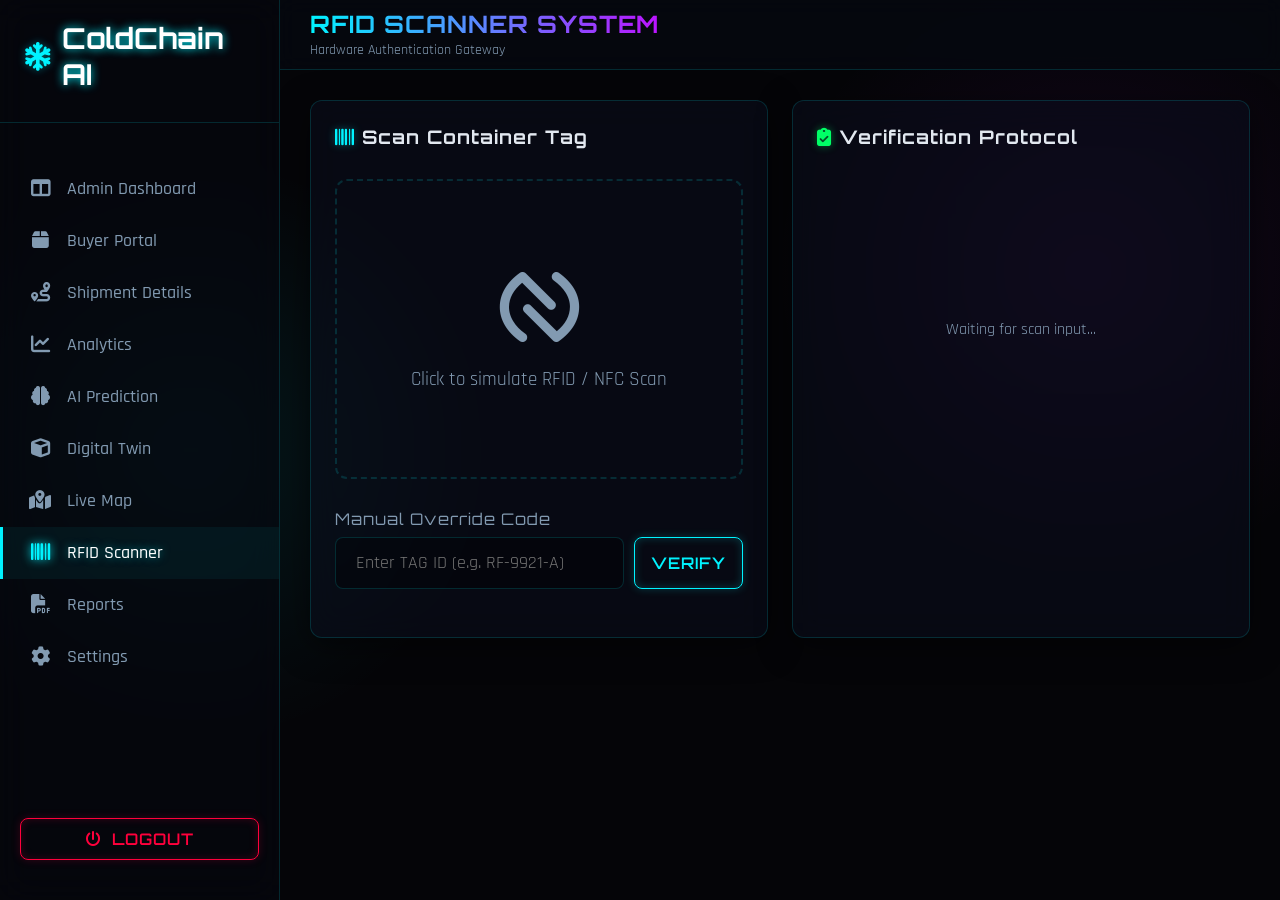
<file: rfid.html>
<!DOCTYPE html>
<html lang="en">
<head>
  <meta charset="UTF-8">
  <meta name="viewport" content="width=device-width, initial-scale=1.0">
  <title>RFID Authentication - ColdChain AI</title>
  <link rel="stylesheet" href="styles/main.css">
  <link rel="stylesheet" href="https://cdnjs.cloudflare.com/ajax/libs/font-awesome/6.4.0/css/all.min.css">
  <style>
    .scanner-box {
      width: 100%;
      height: 300px;
      border: 2px dashed var(--glass-border);
      border-radius: 12px;
      display: flex;
      flex-direction: column;
      align-items: center;
      justify-content: center;
      position: relative;
      overflow: hidden;
      cursor: pointer;
      transition: all 0.3s ease;
    }
    
    .scanner-box:hover {
      border-color: var(--neon-blue);
      background: rgba(0,243,255,0.02);
    }

    .scanner-line {
      position: absolute;
      top: 0; left: 0; width: 100%; height: 4px;
      background: var(--neon-blue);
      box-shadow: 0 0 15px var(--neon-blue);
      animation: scan 2s linear infinite;
      display: none;
    }

    @keyframes scan {
      0% { top: 0; }
      50% { top: 100%; }
      100% { top: 0; }
    }

    .rfid-icon {
      font-size: 5rem;
      color: var(--text-muted);
      margin-bottom: 20px;
      transition: color 0.3s ease;
    }

    .scanner-box.scanning .scanner-line { display: block; }
    .scanner-box.scanning .rfid-icon { color: var(--neon-blue); animation: pulse 1s infinite alternate; }

    @keyframes pulse {
      0% { transform: scale(1); text-shadow: 0 0 0 var(--neon-blue); }
      100% { transform: scale(1.1); text-shadow: 0 0 20px var(--neon-blue); }
    }

    .auth-result {
      display: none;
      animation: fadeIn 0.5s ease;
    }

    @keyframes fadeIn {
      from { opacity: 0; transform: translateY(10px); }
      to { opacity: 1; transform: translateY(0); }
    }
  </style>
</head>
<body class="dashboard-layout">

  <aside class="sidebar" id="sidebar"></aside>

  <main class="main-content">
    <nav class="top-nav">
      <div>
        <h2 class="text-gradient">RFID SCANNER SYSTEM</h2>
        <span style="color: var(--text-muted); font-size: 0.9rem;">Hardware Authentication Gateway</span>
      </div>
    </nav>

    <div class="grid-container">
      
      <!-- Scanner Simulation -->
      <div class="col-6 glass-panel">
        <h3 class="mb-3"><i class="fa-solid fa-barcode text-neon-blue"></i> Scan Container Tag</h3>
        
        <div class="scanner-box" id="scanner-box" onclick="simulateScan()">
          <div class="scanner-line"></div>
          <i class="fa-brands fa-nfc-symbol rfid-icon"></i>
          <p style="color: var(--text-muted); font-size: 1.2rem;">Click to simulate RFID / NFC Scan</p>
        </div>

        <div class="input-group" style="margin-top: 30px;">
          <label>Manual Override Code</label>
          <div style="display: flex; gap: 10px;">
            <input type="text" class="input-field" placeholder="Enter TAG ID (e.g. RF-9921-A)">
            <button class="btn btn-neon">Verify</button>
          </div>
        </div>
      </div>

      <!-- Authentication Results -->
      <div class="col-6 glass-panel">
        <h3 class="mb-3"><i class="fa-solid fa-clipboard-check text-neon-green"></i> Verification Protocol</h3>

        <div id="default-state" style="height: 300px; display: flex; align-items: center; justify-content: center; color: var(--text-muted);">
          Waiting for scan input...
        </div>

        <div class="auth-result" id="auth-result">
          <div class="flex-between mb-3" style="border-bottom: 1px solid var(--glass-border); padding-bottom: 15px;">
            <h2 class="text-neon-green">TAG VERIFIED</h2>
            <i class="fa-solid fa-circle-check text-neon-green" style="font-size: 2rem;"></i>
          </div>

          <table class="data-table" style="margin-bottom: 20px;">
            <tbody>
              <tr>
                <td>Tag ID</td>
                <td style="color: #fff; font-family: var(--font-display);">#RF-9921-A</td>
              </tr>
              <tr>
                <td>Assigned Buyer</td>
                <td>MediCorp Inc.</td>
              </tr>
              <tr>
                <td>Product Type</td>
                <td>Vaccine Batch V-X90</td>
              </tr>
              <tr>
                <td>Blockchain Hash</td>
                <td style="font-size: 0.8rem; color: var(--text-muted);">0x9a4f...3c21</td>
              </tr>
              <tr>
                <td>Integrity Seal</td>
                <td><span class="badge badge-safe">INTACT</span></td>
              </tr>
            </tbody>
          </table>

          <button class="btn btn-neon" style="width: 100%;"><i class="fa-solid fa-unlock-keyhole"></i> AUTHORIZE UNLOCK</button>
        </div>
      </div>

    </div>
  </main>

  <script src="scripts/api.js"></script>
  <script>
    document.addEventListener('DOMContentLoaded', () => {
      initSidebar('rfid');
    });

    function simulateScan() {
      const scanner = document.getElementById('scanner-box');
      const defaultState = document.getElementById('default-state');
      const authResult = document.getElementById('auth-result');

      scanner.classList.add('scanning');
      defaultState.style.display = 'none';
      authResult.style.display = 'none';

      // Simulate a 2-second scan delay
      setTimeout(() => {
        scanner.classList.remove('scanning');
        authResult.style.display = 'block';
      }, 2000);
    }
  </script>
</body>
</html>
</file>
<file: styles/main.css>
@import url('https://fonts.googleapis.com/css2?family=Orbitron:wght@400;500;700;900&family=Rajdhani:wght@300;400;500;600;700&display=swap');

:root {
  /* Colors */
  --bg-base: #050508;
  --bg-panel: rgba(10, 15, 30, 0.5);
  --neon-blue: #00f3ff;
  --neon-purple: #bc13fe;
  --neon-green: #00ff66;
  --neon-red: #ff003c;
  --neon-yellow: #fce205;
  
  --text-main: #e2e8f0;
  --text-muted: #829ab1;
  --text-dark: #0f172a;
  
  /* Glassmorphism */
  --glass-border: rgba(0, 243, 255, 0.15);
  --glass-bg: rgba(5, 8, 15, 0.6);
  --glass-blur: 16px;
  
  /* Fonts */
  --font-display: 'Orbitron', sans-serif;
  --font-body: 'Rajdhani', sans-serif;
}

* {
  box-sizing: border-box;
  margin: 0;
  padding: 0;
}

body {
  font-family: var(--font-body);
  background-color: var(--bg-base);
  color: var(--text-main);
  min-height: 100vh;
  overflow-x: hidden;
  background-image: 
    radial-gradient(circle at 15% 50%, rgba(0, 243, 255, 0.08), transparent 25%),
    radial-gradient(circle at 85% 30%, rgba(188, 19, 254, 0.08), transparent 25%);
  background-attachment: fixed;
}

/* Scrollbar */
::-webkit-scrollbar {
  width: 8px;
  height: 8px;
}
::-webkit-scrollbar-track {
  background: var(--bg-base);
}
::-webkit-scrollbar-thumb {
  background: var(--glass-border);
  border-radius: 4px;
}
::-webkit-scrollbar-thumb:hover {
  background: var(--neon-blue);
}

a {
  text-decoration: none;
  color: inherit;
}

h1, h2, h3, h4, h5, h6 {
  font-family: var(--font-display);
  letter-spacing: 1px;
}

/* Layouts */
.dashboard-layout {
  display: flex;
  height: 100vh;
  overflow: hidden;
}

.sidebar {
  width: 280px;
  background: var(--glass-bg);
  backdrop-filter: blur(var(--glass-blur));
  -webkit-backdrop-filter: blur(var(--glass-blur));
  border-right: 1px solid var(--glass-border);
  display: flex;
  flex-direction: column;
  padding: 20px 0;
  z-index: 10;
}

.main-content {
  flex: 1;
  display: flex;
  flex-direction: column;
  overflow-y: auto;
  position: relative;
}

.top-nav {
  height: 70px;
  background: rgba(5, 8, 15, 0.8);
  backdrop-filter: blur(10px);
  border-bottom: 1px solid var(--glass-border);
  display: flex;
  align-items: center;
  justify-content: space-between;
  padding: 0 30px;
  position: sticky;
  top: 0;
  z-index: 5;
}

/* Glass Panels */
.glass-panel {
  background: var(--bg-panel);
  backdrop-filter: blur(var(--glass-blur));
  -webkit-backdrop-filter: blur(var(--glass-blur));
  border: 1px solid var(--glass-border);
  border-radius: 12px;
  padding: 24px;
  box-shadow: 0 8px 32px 0 rgba(0, 0, 0, 0.5);
  position: relative;
  overflow: hidden;
  transition: transform 0.3s ease, box-shadow 0.3s ease, border-color 0.3s ease;
}

.glass-panel::before {
  content: '';
  position: absolute;
  top: 0;
  left: 0;
  right: 0;
  height: 2px;
  background: linear-gradient(90deg, transparent, var(--neon-blue), transparent);
  opacity: 0;
  transition: opacity 0.3s ease;
}

.glass-panel:hover {
  transform: translateY(-5px);
  box-shadow: 0 12px 40px rgba(0, 243, 255, 0.1);
  border-color: rgba(0, 243, 255, 0.4);
}

.glass-panel:hover::before {
  opacity: 1;
}

/* Sidebar Links */
.brand {
  font-family: var(--font-display);
  font-size: 1.8rem;
  font-weight: 700;
  color: #fff;
  text-shadow: 0 0 10px var(--neon-blue);
  padding: 0 25px 30px;
  display: flex;
  align-items: center;
  gap: 12px;
  border-bottom: 1px solid var(--glass-border);
  margin-bottom: 20px;
}

.nav-item {
  display: flex;
  align-items: center;
  gap: 15px;
  padding: 15px 25px;
  color: var(--text-muted);
  font-size: 1.1rem;
  font-weight: 500;
  transition: all 0.3s ease;
  border-left: 3px solid transparent;
}

.nav-item:hover, .nav-item.active {
  color: #fff;
  background: rgba(0, 243, 255, 0.05);
  border-left-color: var(--neon-blue);
  text-shadow: 0 0 8px rgba(0, 243, 255, 0.5);
}

.nav-item i {
  font-size: 1.2rem;
  width: 24px;
  text-align: center;
  transition: text-shadow 0.3s ease;
}

.nav-item:hover i, .nav-item.active i {
  color: var(--neon-blue);
  text-shadow: 0 0 10px var(--neon-blue);
}

/* Buttons */
.btn {
  display: inline-flex;
  align-items: center;
  justify-content: center;
  gap: 10px;
  padding: 12px 28px;
  border-radius: 8px;
  font-family: var(--font-display);
  font-weight: 600;
  font-size: 1rem;
  letter-spacing: 1px;
  cursor: pointer;
  transition: all 0.3s ease;
  border: none;
  position: relative;
  overflow: hidden;
  text-transform: uppercase;
}

.btn-neon {
  background: transparent;
  color: var(--neon-blue);
  border: 1px solid var(--neon-blue);
  box-shadow: inset 0 0 10px rgba(0, 243, 255, 0.2), 0 0 10px rgba(0, 243, 255, 0.2);
}

.btn-neon:hover {
  background: var(--neon-blue);
  color: var(--bg-base);
  box-shadow: inset 0 0 20px rgba(0, 243, 255, 0.5), 0 0 20px rgba(0, 243, 255, 0.6);
}

.btn-purple {
  background: transparent;
  color: var(--neon-purple);
  border: 1px solid var(--neon-purple);
  box-shadow: inset 0 0 10px rgba(188, 19, 254, 0.2), 0 0 10px rgba(188, 19, 254, 0.2);
}

.btn-purple:hover {
  background: var(--neon-purple);
  color: #fff;
  box-shadow: inset 0 0 20px rgba(188, 19, 254, 0.5), 0 0 20px rgba(188, 19, 254, 0.6);
}

.btn-danger {
  background: transparent;
  color: var(--neon-red);
  border: 1px solid var(--neon-red);
  box-shadow: inset 0 0 10px rgba(255, 0, 60, 0.2), 0 0 10px rgba(255, 0, 60, 0.2);
}

.btn-danger:hover {
  background: var(--neon-red);
  color: #fff;
  box-shadow: inset 0 0 20px rgba(255, 0, 60, 0.5), 0 0 20px rgba(255, 0, 60, 0.6);
}

/* Grid System */
.grid-container {
  display: grid;
  grid-template-columns: repeat(12, 1fr);
  gap: 24px;
  padding: 30px;
}

.col-3 { grid-column: span 3; }
.col-4 { grid-column: span 4; }
.col-6 { grid-column: span 6; }
.col-8 { grid-column: span 8; }
.col-9 { grid-column: span 9; }
.col-12 { grid-column: span 12; }

@media (max-width: 1200px) {
  .col-3 { grid-column: span 4; }
  .col-4 { grid-column: span 6; }
}
@media (max-width: 992px) {
  .col-3, .col-4 { grid-column: span 6; }
  .col-8, .col-9 { grid-column: span 12; }
  .sidebar { width: 80px; }
  .sidebar .brand span, .sidebar .nav-item span { display: none; }
  .sidebar .nav-item i { margin: 0 auto; font-size: 1.5rem; }
}
@media (max-width: 768px) {
  .col-3, .col-4, .col-6, .col-8, .col-9 { grid-column: span 12; }
}

/* Typography & Utils */
.text-gradient {
  background: linear-gradient(to right, var(--neon-blue), var(--neon-purple));
  -webkit-background-clip: text;
  -webkit-text-fill-color: transparent;
}

.text-neon-blue { color: var(--neon-blue); text-shadow: 0 0 8px rgba(0,243,255,0.4); }
.text-neon-green { color: var(--neon-green); text-shadow: 0 0 8px rgba(0,255,102,0.4); }
.text-neon-red { color: var(--neon-red); text-shadow: 0 0 8px rgba(255,0,60,0.4); }
.text-neon-yellow { color: var(--neon-yellow); text-shadow: 0 0 8px rgba(252,226,5,0.4); }

/* Value Cards */
.value-card {
  display: flex;
  align-items: center;
  gap: 20px;
}
.value-icon {
  width: 60px;
  height: 60px;
  border-radius: 12px;
  display: flex;
  align-items: center;
  justify-content: center;
  font-size: 1.8rem;
  background: rgba(255,255,255,0.03);
  border: 1px solid var(--glass-border);
}
.value-icon.blue { color: var(--neon-blue); border-color: rgba(0,243,255,0.3); box-shadow: inset 0 0 15px rgba(0,243,255,0.1); }
.value-icon.green { color: var(--neon-green); border-color: rgba(0,255,102,0.3); box-shadow: inset 0 0 15px rgba(0,255,102,0.1); }
.value-icon.red { color: var(--neon-red); border-color: rgba(255,0,60,0.3); box-shadow: inset 0 0 15px rgba(255,0,60,0.1); }
.value-icon.purple { color: var(--neon-purple); border-color: rgba(188,19,254,0.3); box-shadow: inset 0 0 15px rgba(188,19,254,0.1); }

.value-info h4 {
  color: var(--text-muted);
  font-family: var(--font-body);
  font-size: 1rem;
  font-weight: 500;
  text-transform: uppercase;
  margin-bottom: 5px;
}
.value-info .data {
  font-family: var(--font-display);
  font-size: 2rem;
  font-weight: 700;
}

/* Animations */
@keyframes pulseGlowRed {
  0% { box-shadow: 0 0 0 0 rgba(255, 0, 60, 0.4); }
  70% { box-shadow: 0 0 0 15px rgba(255, 0, 60, 0); }
  100% { box-shadow: 0 0 0 0 rgba(255, 0, 60, 0); }
}

@keyframes pulseGlowGreen {
  0% { box-shadow: 0 0 0 0 rgba(0, 255, 102, 0.4); }
  70% { box-shadow: 0 0 0 15px rgba(0, 255, 102, 0); }
  100% { box-shadow: 0 0 0 0 rgba(0, 255, 102, 0); }
}

.alert-critical {
  border-color: var(--neon-red) !important;
  animation: pulseGlowRed 2s infinite;
}

.alert-safe {
  animation: pulseGlowGreen 3s infinite;
}

/* Custom Table */
.data-table {
  width: 100%;
  border-collapse: collapse;
}

.data-table th, .data-table td {
  padding: 16px;
  text-align: left;
  border-bottom: 1px solid var(--glass-border);
  font-family: var(--font-body);
  font-size: 1.1rem;
}

.data-table th {
  color: var(--text-muted);
  font-weight: 600;
  text-transform: uppercase;
  font-size: 0.9rem;
  letter-spacing: 1px;
}

.data-table tbody tr {
  transition: background 0.3s ease;
}

.data-table tbody tr:hover {
  background: rgba(0, 243, 255, 0.05);
}

/* Form Elements */
.input-group {
  margin-bottom: 24px;
}
.input-group label {
  display: block;
  margin-bottom: 8px;
  color: var(--text-muted);
  font-family: var(--font-display);
  letter-spacing: 1px;
}
.input-field {
  width: 100%;
  background: rgba(0,0,0,0.3);
  border: 1px solid var(--glass-border);
  padding: 14px 20px;
  border-radius: 8px;
  color: #fff;
  font-family: var(--font-body);
  font-size: 1.1rem;
  outline: none;
  transition: all 0.3s ease;
}
.input-field:focus {
  border-color: var(--neon-blue);
  box-shadow: 0 0 10px rgba(0,243,255,0.2);
}

/* Badge */
.badge {
  padding: 6px 12px;
  border-radius: 20px;
  font-size: 0.85rem;
  font-weight: 700;
  font-family: var(--font-display);
  letter-spacing: 1px;
}
.badge-safe { background: rgba(0,255,102,0.1); color: var(--neon-green); border: 1px solid rgba(0,255,102,0.3); }
.badge-warning { background: rgba(252,226,5,0.1); color: var(--neon-yellow); border: 1px solid rgba(252,226,5,0.3); }
.badge-critical { background: rgba(255,0,60,0.1); color: var(--neon-red); border: 1px solid rgba(255,0,60,0.3); }

/* Progress Bar */
.progress-container {
  width: 100%;
  height: 8px;
  background: rgba(255,255,255,0.1);
  border-radius: 4px;
  overflow: hidden;
  margin-top: 10px;
}
.progress-bar {
  height: 100%;
  border-radius: 4px;
  transition: width 0.5s ease;
}

/* Generic Utilities */
.mb-1 { margin-bottom: 10px; }
.mb-2 { margin-bottom: 20px; }
.mb-3 { margin-bottom: 30px; }
.flex-between { display: flex; justify-content: space-between; align-items: center; }
.flex-center { display: flex; justify-content: center; align-items: center; }
</file>
